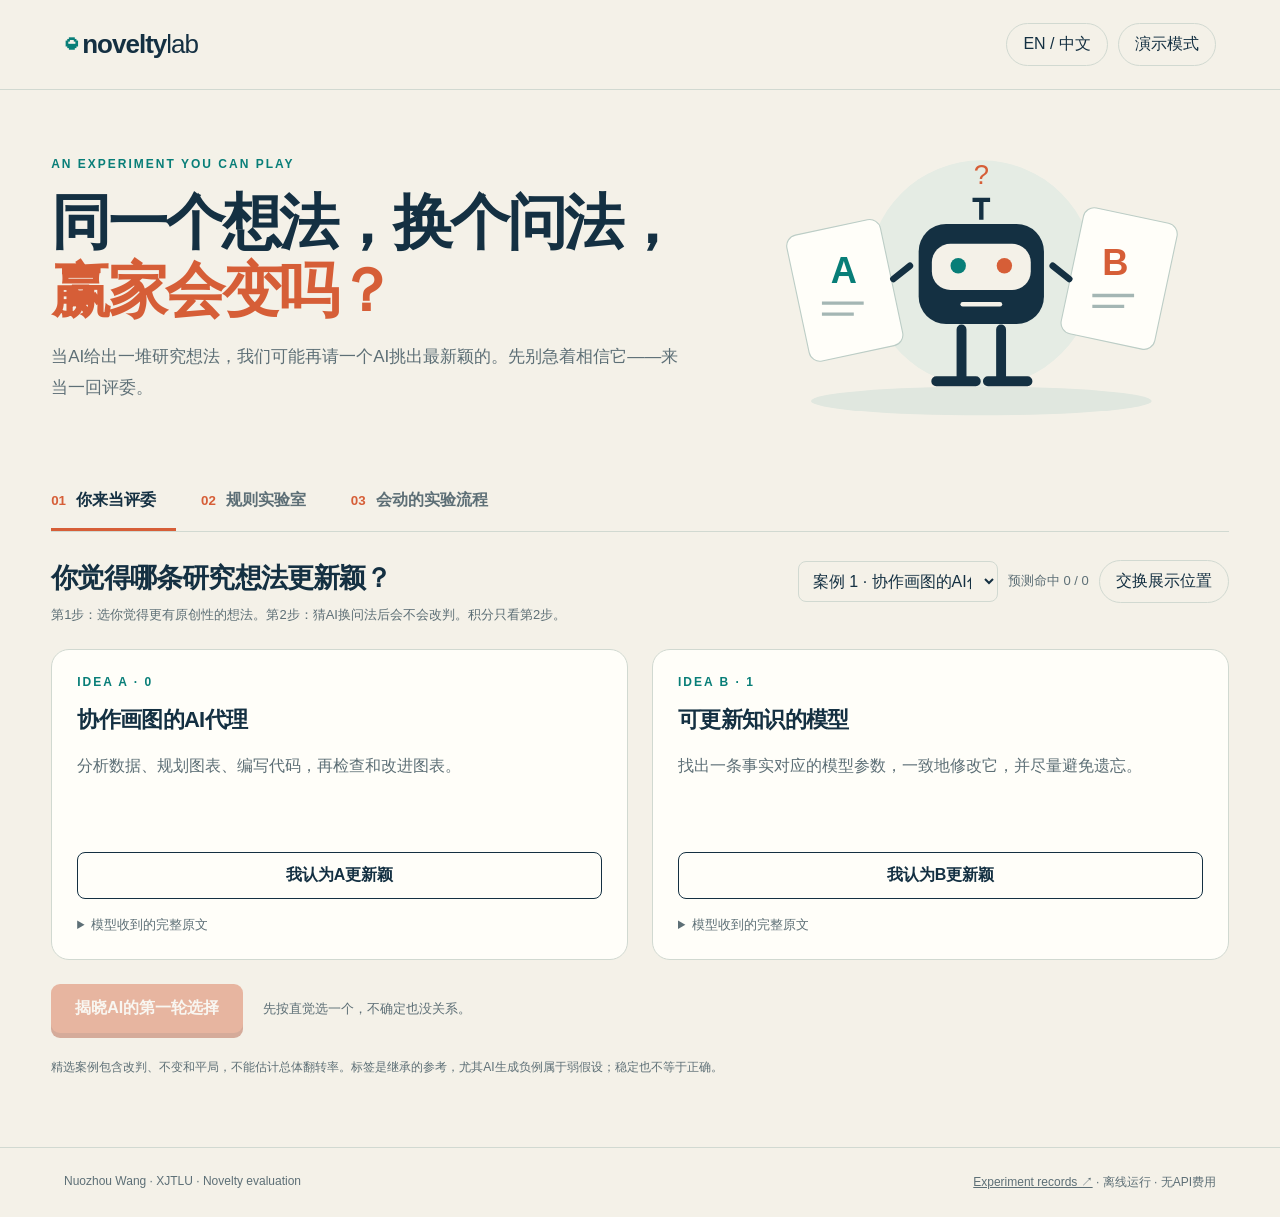
<file: docs/index.html>
<!doctype html><html lang="zh-CN"><head><meta charset="utf-8"><meta name="viewport" content="width=device-width,initial-scale=1"><meta name="description" content="Play the novelty judge, replay real DeepSeek votes, and explore the evaluation pipeline."><title>Novelty Lab · 新颖性评委实验室</title><style>:root{--bg:#f4f1e8;--ink:#143042;--teal:#087e78;--orange:#d65e37;--muted:#5d6f76;--line:#d1d9d1;--white:#fffef9}*{box-sizing:border-box}body{margin:0;background:var(--bg);color:var(--ink);font-family:Inter,"Segoe UI","Microsoft YaHei",sans-serif}button,select{font:inherit;color:inherit}button{cursor:pointer}button:disabled{opacity:.4;cursor:default}button:focus-visible,summary:focus-visible,select:focus-visible{outline:3px solid var(--orange);outline-offset:4px}header{padding:23px 5vw;display:flex;align-items:center;justify-content:space-between;border-bottom:1px solid var(--line)}.brand{font-size:26px;font-weight:800;letter-spacing:-1px}.brand span{font-weight:400}.brand b{color:var(--teal)}.actions{display:flex;gap:10px;flex-wrap:wrap}.quiet{background:transparent;border:1px solid var(--line);border-radius:24px;padding:10px 16px}main{max-width:1280px;margin:auto;padding:0 4vw 50px}.hero{display:grid;grid-template-columns:1.3fr 1fr;gap:40px;align-items:center;padding:45px 0 30px}.eyebrow{font-size:12px;letter-spacing:2px;font-weight:700;color:var(--teal)}h1{font-size:clamp(36px,4.7vw,64px);letter-spacing:-.05em;line-height:1.12;margin:18px 0}h1 em{font-style:normal;color:var(--orange)}.lead{font-size:17px;line-height:1.8;color:var(--muted);max-width:660px}.hero svg{width:100%;height:auto}.float{animation:float 6s ease-in-out infinite}@keyframes float{50%{transform:translateY(-8px)}}nav{display:flex;flex-wrap:wrap;border-bottom:1px solid var(--line);margin-bottom:28px}nav button{border:0;border-bottom:3px solid transparent;background:none;padding:17px 20px 17px 0;margin-right:25px;color:var(--muted);font-weight:650}nav button.active{border-color:var(--orange);color:var(--ink)}nav small{color:var(--orange);margin-right:10px}.head{display:flex;justify-content:space-between;gap:20px;align-items:flex-start;margin-bottom:23px}h2{font-size:27px;letter-spacing:-.03em;line-height:1.35;margin:0 0 8px}.sub,.note{font-size:13px;line-height:1.7;color:var(--muted);margin:0}.note{font-size:12px;margin:20px 0}.controls{display:flex;gap:10px;align-items:center;flex-wrap:wrap}select{padding:10px;background:transparent;border:1px solid var(--line);border-radius:8px;max-width:200px}.counter{color:var(--muted);font-size:13px}.pair{display:grid;grid-template-columns:1fr 1fr;gap:24px}.idea{border:1px solid var(--line);background:var(--white);border-radius:18px;padding:25px;transition:border-color .2s}.idea.selected{border:2px solid var(--teal);padding:24px}.letter{font-size:12px;letter-spacing:2px;font-weight:750;color:var(--teal)}h3{font-size:22px;line-height:1.4;letter-spacing:-.03em;margin:16px 0 10px}.brief{color:var(--muted);line-height:1.7;font-size:16px;min-height:80px;margin-bottom:20px}.choose{border:1px solid var(--ink);background:none;border-radius:8px;padding:12px;width:100%;font-weight:600}.selected .choose{background:var(--ink);color:var(--white)}details{color:var(--muted);font-size:13px;margin-top:17px}summary{cursor:pointer}.full{font-size:14px;line-height:1.7}.game-action{display:flex;gap:20px;align-items:center;flex-wrap:wrap;margin:24px 0}.primary{border:0;border-radius:9px;background:var(--orange);color:white;font-weight:700;padding:14px 24px;box-shadow:0 5px 0 #a94527}.primary:active{transform:translateY(2px);box-shadow:0 3px 0 #a94527}.hint{font-size:13px;color:var(--muted)}.result{padding:25px 28px;background:#e5ede6;border-radius:17px;margin-bottom:20px}.row{display:flex;gap:20px;align-items:center;justify-content:space-between;flex-wrap:wrap}.question{font-size:14px;color:var(--muted);line-height:1.7;margin-bottom:14px}.verdict{font-size:26px;letter-spacing:-.03em;font-weight:750}.votes{display:flex;gap:7px;flex-wrap:wrap}.vote{width:34px;height:38px;border-radius:7px;display:grid;place-items:center;color:white;background:var(--ink);animation:pop .35s both;animation-delay:calc(var(--i)*65ms)}.vote.b{background:var(--orange)}@keyframes pop{from{opacity:0;transform:translateY(8px)}to{opacity:1;transform:none}}.predict{border-top:1px solid #c3d2c8;margin-top:22px;padding-top:15px}.guess{border:1px solid var(--ink);border-radius:8px;padding:10px 15px;background:transparent;margin:0 8px 8px 0}.feedback{font-size:20px;font-weight:700;line-height:1.5;margin-top:20px}.explain{font-size:14px;line-height:1.8;color:var(--muted);margin:14px 0}.barrow{display:flex;gap:15px;align-items:center;font-size:14px;margin-top:13px}.track{height:13px;border-radius:10px;background:#c9d6cd;flex:1;overflow:hidden}.fill{height:100%;background:var(--teal);transition:width .5s}.lab-grid{display:grid;grid-template-columns:300px 1fr;gap:30px}.settings{display:grid;gap:10px;align-content:start}.rule{text-align:left;padding:18px;border:1px solid var(--line);border-radius:12px;background:none}.rule.active{border-color:var(--teal);background:#e5ede6}.rule strong{display:block;margin-bottom:7px;font-size:17px}.rule span{font-size:13px;line-height:1.5;color:var(--muted)}.lab-box{background:var(--white);border:1px solid var(--line);border-radius:18px;padding:28px}.big{font-size:58px;letter-spacing:-.05em;font-weight:750;color:var(--teal);margin:20px 0 5px}.chart{display:flex;gap:25px;align-items:flex-end;height:160px;border-bottom:1px solid var(--line);margin:50px 0 40px;padding:0 10px}.col{flex:1;background:var(--teal);border-radius:7px 7px 0 0;position:relative;transition:height .6s}.col:nth-child(2){background:var(--orange)}.col:nth-child(3){background:var(--ink)}.col strong{position:absolute;top:-28px;width:100%;text-align:center;font-size:14px}.col small{position:absolute;bottom:-25px;width:100%;text-align:center;color:var(--muted);font-size:12px}.modes{display:flex;gap:8px;flex-wrap:wrap;margin-bottom:20px}.modes button{background:none;border:1px solid var(--line);border-radius:25px;padding:10px 17px}.modes .active{background:var(--ink);color:white;border-color:var(--ink)}.flowbox{padding:18px;background:var(--white);border:1px solid var(--line);border-radius:18px}.flowbox svg{display:block;width:100%;height:auto}.flow-controls{margin:20px 0;display:flex;gap:10px;align-items:center;flex-wrap:wrap}.detail{font-size:17px;line-height:1.8;color:var(--muted);min-height:65px}.present .hero{display:none}.present header{padding:15px 5vw}.present main{padding-top:15px}footer{padding:26px 5vw;border-top:1px solid var(--line);font-size:12px;color:var(--muted);display:flex;justify-content:space-between;gap:20px;flex-wrap:wrap}footer a{color:inherit}[hidden]{display:none!important}@media(max-width:760px){header{padding:18px 5vw}.brand{font-size:22px}.actions button{font-size:12px;padding:8px 12px}.hero{grid-template-columns:1fr;padding-top:28px}.hero svg{display:none}h1{font-size:42px}.head{flex-direction:column}.pair,.lab-grid{grid-template-columns:1fr}.brief{min-height:0}.settings{grid-template-columns:1fr 1fr}.rule{padding:12px}.flowbox{padding:4px}.flowbox svg{min-height:200px}nav button{font-size:13px;margin-right:10px}.vote{width:29px;height:33px}.result{padding:20px}.big{font-size:45px}}@media(prefers-reduced-motion:reduce){*,*::before,*::after{animation:none!important;transition:none!important}}
</style></head><body><header><div class="brand"><b>◒</b> novelty<span>lab</span></div><div class="actions"><button class="quiet" id="lang">EN / 中文</button><button class="quiet" id="present" data-zh="演示模式" data-en="Presentation mode">演示模式</button></div></header><main><section class="hero"><div><div class="eyebrow">AN EXPERIMENT YOU CAN PLAY</div><h1><span data-zh="同一个想法，换个问法，" data-en="Same ideas. New question.">同一个想法，换个问法，</span><em data-zh="赢家会变吗？" data-en="A different winner?">赢家会变吗？</em></h1><p class="lead" data-zh="当AI给出一堆研究想法，我们可能再请一个AI挑出最新颖的。先别急着相信它——来当一回评委。" data-en="An AI generates research ideas. Another chooses the most novel. Before trusting that reviewer, try being the judge yourself."></p></div><svg viewBox="0 0 450 280" aria-hidden="true"><ellipse cx="225" cy="242" rx="155" ry="13" fill="#e0e7df"/><circle cx="225" cy="126" r="103" fill="#e5ece4"/><g class="float"><rect x="57" y="83" width="87" height="117" rx="10" fill="#fffef9" stroke="#bccdc6" transform="rotate(-12 100 140)"/><text x="88" y="135" font-size="33" fill="#087e78" font-family="Arial" font-weight="bold">A</text><path d="M80 153h38m-38 10h29" stroke="#a4b6b4" stroke-width="3"/><rect x="307" y="72" width="87" height="117" rx="10" fill="#fffef9" stroke="#bccdc6" transform="rotate(12 350 130)"/><text x="335" y="127" font-size="33" fill="#d65e37" font-family="Arial" font-weight="bold">B</text><path d="M326 146h38m-38 10h29" stroke="#a4b6b4" stroke-width="3"/></g><path d="M225 77v-18m-8 0h16" stroke="#143042" stroke-width="4"/><rect x="168" y="81" width="114" height="91" rx="25" fill="#143042"/><rect x="180" y="99" width="90" height="42" rx="17" fill="#f4f1e8"/><circle cx="204" cy="119" r="7" fill="#087e78"/><circle cx="246" cy="119" r="7" fill="#d65e37"/><path d="M208 154h34" stroke="#f4f1e8" stroke-width="4" stroke-linecap="round"/><path d="M207 177v44m36-44v44m-59 3h36m11 0h36" stroke="#143042" stroke-width="9" stroke-linecap="round"/><path d="M160 119l-15 12m145-12 15 12" stroke="#143042" stroke-width="6" stroke-linecap="round"/><text x="225" y="45" font-family="Arial" font-size="25" fill="#d65e37" text-anchor="middle">?</text></svg></section><nav aria-label="Sections"><button class="active" data-tab="game" aria-selected="true"><small>01</small><span data-zh="你来当评委" data-en="Be the judge"></span></button><button data-tab="lab" aria-selected="false"><small>02</small><span data-zh="规则实验室" data-en="Rule laboratory"></span></button><button data-tab="flow" aria-selected="false"><small>03</small><span data-zh="会动的实验流程" data-en="The research flow"></span></button></nav>
<section id="game"><div class="head"><div><h2 data-zh="你觉得哪条研究想法更新颖？" data-en="Which research idea do you think is more novel?"></h2><p class="sub" data-zh="第1步：选你觉得更有原创性的想法。第2步：猜AI换问法后会不会改判。积分只看第2步。" data-en="Step1: choose the idea you find more original. Step2: predict what the AI does after rewording. Only step2 is scored."></p></div><div class="controls"><select id="case" aria-label="Case"></select><span id="score" class="counter"></span><button class="quiet" id="swap" data-zh="交换展示位置" data-en="Swap cards"></button></div></div><div class="pair" id="pair"><article class="idea" id="idea-a"><div class="letter">IDEA A · 0</div><h3 id="title-a"></h3><p class="brief" id="brief-a"></p><button class="choose" id="choose-a" data-zh="我认为A更新颖" data-en="I think A is more novel"></button><details><summary data-zh="模型收到的完整原文" data-en="Full original input"></summary><p class="full" id="full-a"></p></details></article><article class="idea" id="idea-b"><div class="letter">IDEA B · 1</div><h3 id="title-b"></h3><p class="brief" id="brief-b"></p><button class="choose" id="choose-b" data-zh="我认为B更新颖" data-en="I think B is more novel"></button><details><summary data-zh="模型收到的完整原文" data-en="Full original input"></summary><p class="full" id="full-b"></p></details></article></div><div class="game-action"><button class="primary" id="reveal" disabled data-zh="揭晓AI的第一轮选择" data-en="Reveal the first decision"></button><span class="hint" id="hint"></span></div><div class="result" id="result" hidden aria-live="polite"><div class="question" id="q3"></div><div class="row"><div class="verdict" id="v3"></div><div class="votes" id="votes3"></div></div><div class="predict" id="predict"><p data-zh="换成直接问“哪条新颖”，AI会怎样？" data-en="If we now ask directly which idea is novel, what happens?"></p><button class="guess" data-guess="same" data-zh="同一个赢家" data-en="Same winner"></button><button class="guess" data-guess="flip" data-zh="换一个赢家" data-en="Different winner"></button><button class="guess" data-guess="tie" data-zh="至少一轮平局" data-en="A tie in either round"></button></div><div id="second" hidden><div class="question" id="q4" style="margin-top:25px"></div><div class="row"><div class="verdict" id="v4"></div><div class="votes" id="votes4"></div></div><div id="bars"></div><div class="feedback" id="feedback"></div><p class="explain" id="explain"></p><div class="controls"><button class="quiet" id="next" data-zh="下一个真实案例 →" data-en="Next real case →"></button><button class="quiet" id="reset" data-zh="重玩本案例" data-en="Replay this case"></button></div></div></div><p class="note" data-zh="精选案例包含改判、不变和平局，不能估计总体翻转率。标签是继承的参考，尤其AI生成负例属于弱假设；稳定也不等于正确。" data-en="Selected cases include stable, changed and tied decisions, not a population flip-rate estimate. Inherited labels are imperfect, especially for generated negatives. Stability does not imply correctness."></p></section>
<section id="lab" hidden><div class="head"><div><h2 data-zh="只改一条规则，看看结果怎么变。" data-en="Change one rule. Inspect the result."></h2><p class="sub" data-zh="已经完成的真实实验数据，没有调用新模型。" data-en="Completed experiment data, without new model calls."></p></div></div><div class="lab-grid"><div class="settings"><button class="rule active" data-rule="prompt"><strong data-zh="换提问方式" data-en="Change the question"></strong><span data-zh="相同154对想法，不同提示词。" data-en="Same154 pairs, different instructions."></span></button><button class="rule" data-rule="votes"><strong data-zh="重复投票" data-en="Repeat the vote"></strong><span data-zh="每种顺序1票或3票。" data-en="One or three votes per order."></span></button><button class="rule" data-rule="format"><strong data-zh="换成研究计划" data-en="Use a research plan"></strong><span data-zh="摘要，或目标＋机制。" data-en="Abstract versus goal + mechanism."></span></button><button class="rule" data-rule="source"><strong data-zh="换想法生成器" data-en="Change the idea generator"></strong><span data-zh="DeepSeek评委不变。" data-en="DeepSeek remains the judge."></span></button></div><div class="lab-box"><div class="eyebrow" data-zh="已完成实验 · 真实数据" data-en="COMPLETED EXPERIMENT · REAL DATA"></div><div class="big" id="number"></div><div class="sub" id="number-label"></div><div class="chart" id="chart"></div><h3 id="takeaway"></h3><p class="explain" id="lab-explain"></p></div></div><p class="note" data-zh="纵轴：成对判决与基准的一致率，平局计0。P3预测评审判断，P4直接判断新颖性，框架与目标也有区别。" data-en="Pairwise agreement with benchmark labels; ties score zero. P3 predicts reviewers’ judgments, while P4 assesses novelty directly, so framing and target differ."></p></section>
<section id="flow" hidden><div class="head"><div><h2 data-zh="把研究过程连起来。" data-en="See how the research fits together."></h2><p class="sub" data-zh="点击节点，或者逐步播放。可下载SVG用于PPT。" data-en="Select a node or step through. Download SVG diagrams for slides."></p></div></div><div class="modes"><button class="active" data-flow="study" data-zh="原文受控实验" data-en="Controlled study"></button><button data-flow="application" data-zh="AI科研中用在哪里" data-en="Use in AI research"></button><button data-flow="future" data-zh="我的后续研究设想" data-en="My proposed study"></button></div><div class="flowbox" id="flowbox"></div><div class="flow-controls"><button class="primary" id="flow-next" data-zh="下一步" data-en="Next step"></button><button class="quiet" id="play" data-zh="自动播放" data-en="Auto play"></button><button class="quiet" id="flow-reset" data-zh="回到起点" data-en="Start again"></button><button class="quiet" id="download" data-zh="下载流程图SVG" data-en="Download SVG"></button><span id="step-count" class="counter"></span></div><p class="detail" id="detail" aria-live="polite"></p></section></main><footer><span>Nuozhou Wang · XJTLU · Novelty evaluation</span><span><a href="https://github.com/Viego051115/novelty-eval-replication" target="_blank" rel="noopener">Experiment records ↗</a> · <span data-zh="离线运行 · 无API费用" data-en="Runs offline · No API charges"></span></span></footer><script>const DATA={"cases": [{"row": 1, "id": "1", "a": {"brief": ["协作画图的AI代理", "分析数据、规划图表、编写代码，再检查和改进图表。", "Collaborative chart agents", "Inspect data, plan a chart, write code and refine the visualization."], "full": "Deep research has revolutionized data analysis, yet data scientists still devote substantial time to manually crafting visualizations, highlighting the need for robust automation from natural language queries. However, current systems struggle with complex datasets containing multiple files and iterative refinement. Existing approaches, including simple single- or multi-agent systems, often oversimplify the task, focusing on initial query parsing while failing to robustly manage data complexity, code errors, or final visualization quality. In this paper, we reframe this challenge as a collaborative multi-agent problem. We introduce CoDA, a multi-agent system that employs specialized LLM agents for metadata analysis, task planning, code generation, and self-reflection. We formalize this pipeline, demonstrating how metadata-focused analysis bypasses token limits and quality-driven refinement ensures robustness. This work demonstrates that the future of visualization automation lies not in isolated code generation but in integrated, collaborative agentic workflows.", "title": "CoDA: Agentic Systems for Collaborative Data Visualization"}, "b": {"brief": ["可更新知识的模型", "找出一条事实对应的模型参数，一致地修改它，并尽量避免遗忘。", "Editable model knowledge", "Trace the weights behind a fact and edit knowledge consistently without forgetting."], "full": "Foundation models encode vast knowledge within their parameters, yet they remain fundamentally static artifacts that cannot efficiently adapt to new information, correct outdated facts, or refine erroneous beliefs without costly retraining. We introduce Neural Knowledge Substrates, a framework that reimagines foundation model weights as dynamically editable knowledge repositories with principled update mechanisms. Our approach combines three key components: (1) a causal tracing methodology that identifies minimal parameter subsets responsible for specific factual or reasoning behaviors, (2) a consistency-preserving editing operator that performs targeted weight updates while maintaining logical coherence across related knowledge, and (3) a meta-learning protocol that enables models to learn how to assimilate new information without catastrophic forgetting. Unlike existing model editing techniques that treat updates as isolated interventions, our framework enforces compositional consistency constraints and propagates changes through knowledge dependency graphs. This enables foundation models to evolve continuously, incorporating new discoveries, correcting misinformation, and refining their world models while preserving their general capabilities—transforming them from static artifacts into living knowledge systems.", "title": "LLM-foundation or frontier models, including LLMs-12"}, "expected": 0, "p3": {"i": 1, "pred": 0, "votes": [0, 0, 0, 1, 0, 0], "expected": 0}, "p4": {"i": 1, "pred": 1, "votes": [1, 1, 1, 0, 0, 0], "expected": 0}}, {"row": 2, "id": "2", "a": {"brief": ["为长文本节省显存", "利用注意力中的频率信息判断哪些词最重要，只保留关键内容。", "Memory-efficient long context", "Use frequency information in attention to identify and retain important tokens."], "full": "The deployment of Large Language Models (LLMs) faces a critical bottleneck when handling lengthy inputs: the prohibitive memory footprint of the Key Value (KV) cache. To address this bottleneck, the token pruning paradigm leverages attention sparsity to selectively retain a small, critical subset of tokens. However, existing approaches fall short, with static methods risking irreversible information loss and dynamic strategies employing heuristics that insufficiently capture the query-dependent nature of token importance. We propose FASA, a novel framework that achieves query-aware token eviction by dynamically predicting token importance. FASA stems from a novel insight into RoPE: the discovery of functional sparsity at the frequency-chunk (FC) level. Our key finding is that a small, identifiable subset of \"dominant\" FCs consistently exhibits high contextual agreement with the full attention head. This provides a robust and computationally free proxy for identifying salient tokens. Building on this insight, FASA first identifies a critical set of tokens using dominant FCs, and then performs focused attention computation solely on this pruned subset.", "title": "FASA: FREQUENCY-AWARE SPARSE ATTENTION"}, "b": {"brief": ["有选择地学习新知识", "学习哪些模型部件可以更新，哪些应保持稳定，以吸收新信息。", "Selective knowledge updates", "Learn which model components should change and which should stay stable."], "full": "Foundation models excel at leveraging pre-trained knowledge but struggle to incorporate new information after deployment without costly retraining or architectural modifications. We introduce Selective Neuroplasticity Networks (SNNs), a framework that enables large language models to dynamically assimilate streaming information while preserving their foundational capabilities. Our approach learns a meta-policy that identifies which model components—specific attention heads, feed-forward layers, or parameter subspaces—should adapt to new knowledge versus remain stable. By modeling knowledge integration as a routing problem within the transformer architecture, SNNs create dedicated pathways for new information that minimally interfere with existing representations. The meta-policy is trained via bi-level optimization to maximize both knowledge retention and integration across diverse continual learning scenarios. Unlike retrieval-augmented generation, which maintains external memory, our method internalizes new knowledge directly into model weights through selective, localized updates. This enables foundation models to evolve continuously in deployment, adapting to temporal shifts, user-specific contexts, and private data streams while maintaining their broad pre-trained capabilities across standard benchmarks.", "title": "LLM-foundation or frontier models, including LLMs-14"}, "expected": 0, "p3": {"i": 2, "pred": 0, "votes": [0, 0, 0, 0, 0, 1], "expected": 0}, "p4": {"i": 2, "pred": 0, "votes": [0, 0, 0, 0, 0, 1], "expected": 0}}, {"row": 0, "id": "0", "a": {"brief": ["按词的重要性调整训练", "结合梯度和位置先验加权训练，再让模型更接近人类偏好的回答。", "Token-weighted preference training", "Weight tokens using gradient attribution and a prior, then optimize toward preferred answers."], "full": "Aligning Large Language Models (LLMs) with human preferences is crucial for safe and effective AI interactions. While popular methods like Direct Preference Optimization (DPO) have simplified alignment, they remain sensitive to data noise and overlook the differential importance of individual tokens. Existing token-level approaches often rely on probability prediction or simplistic weighting schemes to obtain token importance, which still cannot fully address these issues. To solve this problem, we propose the Token-Importance Guided Direct Preference Optimization (TI-DPO), a framework that achieves fine-grained semantic control through two synergistic innovations. First, we propose a novel hybrid weighting mechanism that combines gradient attribution with a Gaussian prior, ensuring both the accuracy and robustness of token importance scores. Second, we employ a triplet loss to provide structured guidance for the optimization, explicitly guiding model outputs to approach preferred responses and diverge from non-preferred ones.", "title": "Token-Importance Guided Direct Preference Optimization"}, "b": {"brief": ["带时间标签的知识模块", "用轻量适配模块存放不同时段的知识，再动态选择和组合这些模块。", "Time-indexed knowledge modules", "Store new knowledge in lightweight time-indexed adapters and compose them dynamically."], "full": "Foundation models exhibit remarkable capabilities but remain static after pretraining, unable to efficiently incorporate emerging knowledge without expensive retraining or catastrophic forgetting. We introduce Temporal Knowledge Anchoring (TKA), a framework that enables continual knowledge integration in large language models through geometrically-constrained adapter composition. TKA maintains a library of lightweight, temporally-indexed adapter modules, each encoding knowledge from specific time periods or domains. During inference, relevant adapters are dynamically selected and composed using a learned routing mechanism that balances new information integration with preservation of foundational capabilities. The key innovation lies in our geometric anchoring loss, which constrains adapter parameters to lie within specific regions of weight space that provably bound interference with pre-existing knowledge. This allows models to accumulate knowledge over time while maintaining backward compatibility. Unlike retrieval-augmented approaches, TKA internalizes knowledge updates directly into model parameters, enabling efficient inference without external databases. The framework supports both supervised updates from curated sources and self-supervised learning from streaming data, offering a path toward truly evolving foundation models.", "title": "LLM-foundation or frontier models, including LLMs-11"}, "expected": 0, "p3": {"i": 0, "pred": 1, "votes": [1, 1, 1, 0, 0, 0], "expected": 0}, "p4": {"i": 0, "pred": 1, "votes": [1, 0, 1, 0, 0, 0], "expected": 0}}, {"row": 11, "id": "12", "a": {"brief": ["阻止错误在AI之间滚雪球", "传递关键视觉信息并调整注意力，减少一个代理看错后影响其他代理。", "Stop errors spreading across agents", "Relay selected visual evidence and reallocate attention to reduce cascading hallucinations."], "full": "Multi-Agent System (MAS) powered by Visual Language Models (VLMs) enables challenging tasks but suffers from a novel failure term, multi-agent visual hallucination snowballing, where hallucinations are seeded in a single agent and amplified by following ones due to the over-reliance on textual flow to relay visual information. Through turn-, layer-, and token-wise attention analyses, we provide detailed insights into the essence of hallucination snowballing regarding the reduction of visual attention allocation. It leads us to identify a subset of vision tokens with a unimodal attention peak in middle layers that best preserve visual evidence but gradually diminish in deeper agent turns, resulting in the visual hallucination snowballing in MAS. Thus, we propose ViF, a lightweight, model-agnostic mitigation paradigm that relays inter-agent messages with Visual Flow powered by the selected visual relay tokens and applies attention reallocation to amplify this pattern.", "title": "Visual Multi-Agent System: Mitigating Hallucination Snowballing via Visual Flow"}, "b": {"brief": ["让模型学出符号推理", "加入可微分瓶颈，让模型自行形成可组合的符号单元。", "Emergent symbolic reasoning", "Use a differentiable bottleneck to encourage reusable symbolic reasoning primitives."], "full": "We propose Neural Symbolic Emergence (NSE), a novel architecture that enables large language models to learn compositional symbolic reasoning capabilities through emergent internal representations. Rather than imposing predefined symbolic structures, NSE introduces a differentiable bottleneck layer that encourages the model to self-organize discrete, reusable symbolic primitives during standard pretraining. These learned symbols can be dynamically composed and manipulated through attention-based operations that mirror classical symbolic reasoning while remaining fully integrated within the neural framework. The architecture combines continuous representation learning with discrete bottleneck constraints, allowing symbols to emerge naturally from data patterns rather than human specification. By maintaining end-to-end differentiability, NSE preserves the scalability and flexibility of foundation models while enhancing systematic generalization on tasks requiring multi-hop reasoning, logical consistency, and compositional understanding. This approach bridges neural and symbolic paradigms without requiring explicit symbolic supervision, offering a path toward more robust and interpretable reasoning in future foundation models.", "title": "LLM-foundation or frontier models, including LLMs-7"}, "expected": 0, "p3": {"i": 11, "pred": 0, "votes": [0, 0, 0, 1, 1, 1], "expected": 0}, "p4": {"i": 11, "pred": null, "votes": [0, 1, 0, 0, 0, 1], "expected": 0}}, {"row": 6, "id": "6", "a": {"brief": ["检查强化训练是否让AI过早冒险", "比较不同训练方法，发现平均表现提高也可能伴随过早放弃探索。", "When training makes agents too greedy", "Study how training can improve average performance while making agents abandon exploration too early."], "full": "While Large Language Models (LLMs) hold promise to become autonomous agents, they often explore suboptimally in sequential decision-making. Recent work has sought to enhance this capability via supervised fine-tuning (SFT) or reinforcement learning (RL), improving regret on the classic multi-armed bandit task. However, it remains unclear how these learning methods shape exploration strategies and how well they generalize. We investigate both paradigms by training LLMs with SFT on expert trajectories and RL with a range of tailored reward signals including a strategic, regret-shaped reward to reduce variance, and an algorithmic reward that enables oracle imitation. Behavioral analysis reveals that gains often stem from more sophisticated but greedier exploitation: RL/SFT agents are more prone to early catastrophic failure than pre-trained models, prematurely abandoning exploration. Furthermore, agents trained to imitate UCB learn to outperform their teacher by adopting more exploitative variants. Our findings clarify when each training paradigm is preferable and advocate tailored reward design and evaluation beyond average regret to promote robust exploratory behavior.", "title": "When Greedy Wins: Emergent Exploitation Bias in Meta-Bandit LLM Training"}, "b": {"brief": ["给模型可组合的推理部件", "通过对比训练、干预和路由，让模型组合可复用的推理操作。", "Composable reasoning components", "Combine contrastive training, interventions and routing to learn reusable reasoning operations."], "full": "Foundation models demonstrate impressive capabilities yet lack interpretable, compositional reasoning structures. We propose Modular Reasoning Primitives (MRP), a framework for training large language models to develop explicit, reusable reasoning components that can be flexibly composed across diverse cognitive tasks. Rather than learning monolithic task-specific behaviors, MRP introduces architectural constraints and specialized pre-training objectives that encourage the emergence of atomic reasoning operations—such as deductive inference, analogical mapping, and causal attribution—as discrete, steerable modules within the model's computation graph. Our approach combines contrastive learning over reasoning traces, intervention-based training that isolates individual reasoning steps, and a routing mechanism that dynamically selects and chains appropriate primitives for each query. This modular structure enables systematic generalization to novel reasoning compositions, provides interpretable intermediate states for analysis and debugging, and allows targeted improvement of specific reasoning capabilities without full model retraining. MRP represents a step toward foundation models with human-aligned cognitive architectures.", "title": "LLM-foundation or frontier models, including LLMs-2"}, "expected": 0, "p3": {"i": 6, "pred": 0, "votes": [0, 0, 0, 0, 0, 1], "expected": 0}, "p4": {"i": 6, "pred": 1, "votes": [1, 1, 1, 0, 0, 0], "expected": 0}}, {"row": 4, "id": "4", "a": {"brief": ["小模型也能学推理", "筛选和重采样高质量训练数据，探索较小模型与较少数据能否形成推理能力。", "Reasoning with smaller models", "Curate and resample high-quality data to study reasoning in sub-billion-parameter models."], "full": "The paradigm shift in large language models (LLMs) from instinctive responses to chain-of-thought (CoT) reasoning has fueled two prevailing assumptions: (1) reasoning capabilities only emerge in sufficiently large models, and (2) such capabilities require training on massive datasets. While the first assumption has already been challenged by recent sub-billion-parameter reasoning models such as Qwen3-0.6B and DeepSeek distilled variants, the second remains largely unquestioned. In this work, we revisit the necessity of scaling to extremely large corpora (>10T tokens) for reasoning emergence. By carefully curating and resampling open-source datasets that we identify as beneficial under our designed metrics, we demonstrate that strong reasoning abilities can emerge with far less data. Specifically, we show that only ~2T tokens of high-quality data are sufficient, and pre-training with 4.2T tokens on the dataset resampled from these ~2T tokens, followed by an established post-training procedure, enables the development of MobileLLM-R1, a series of sub-billion-parameter reasoning models. To facilitate further research in this direction, we have made the models and code publicly available, along with the complete training recipe, data sources, and data mixing ratios.", "title": "MobileLLM-R1: Exploring the Limits of Sub-Billion Language Model Reasoners with Open Training Recipes"}, "b": {"brief": ["给模型嫁接知识", "添加可独立组合的小模块，让模型吸收新知识而不必整体重训。", "Grafting new knowledge", "Compose lightweight knowledge-update modules rather than retraining the entire model."], "full": "Foundation models require frequent updates to incorporate new knowledge, correct errors, and adapt to evolving domains, yet full-scale retraining remains computationally prohibitive. We introduce Compositional Model Grafting, a framework that enables surgical updates to foundation models through dynamically composable knowledge modules. Rather than fine-tuning monolithic parameters, our approach learns lightweight graft modules—small neural components encoding specific knowledge updates—alongside a compositional router that learns to invoke and combine grafts based on input context. The router employs a structured attention mechanism over a library of grafts, enabling systematic generalization through explicit composition of atomic knowledge units. Grafts can be added, removed, or modified independently without affecting the base model or other modules, preventing catastrophic forgetting while supporting continuous knowledge injection. This modular architecture naturally handles conflicting updates through learned routing policies and enables interpretable attribution of model outputs to specific knowledge sources, addressing key challenges in foundation model maintenance and governance.", "title": "LLM-foundation or frontier models, including LLMs-10"}, "expected": 0, "p3": {"i": 4, "pred": 1, "votes": [1, 1, 0, 0, 1, 0], "expected": 0}, "p4": {"i": 4, "pred": 1, "votes": [1, 0, 1, 0, 0, 0], "expected": 0}}, {"row": 5, "id": "5", "a": {"brief": ["一边学词一边学概念", "在预测下一个词的同时，预测连续概念，并把概念混入内部表示。", "Learning tokens and concepts", "Combine next-token prediction with continuous concepts mixed into hidden representations."], "full": "Next token prediction has been the standard training objective used in large language model pretraining. Representations are learned as a result of optimizing for token-level perplexity. We propose Continuous Concept Mixing (CoCoMix), a novel pretraining framework that combines discrete next token prediction with continuous concepts. Specifically, CoCoMix predicts \"continuous concepts\" learned from a pretrained sparse autoencoder and mixes them into the model's hidden state by interleaving with token hidden representations. We find that combining both concept learning and interleaving in an end-to-end framework is critical to performance gains. Furthermore, CoCoMix enhances interpretability and steerability by allowing direct inspection and modification of the predicted concept, offering a transparent way to guide the model's internal reasoning process.", "title": "LLM Pretraining with Continuous Concepts"}, "b": {"brief": ["给模型符号草稿纸", "让模型在推理时建立知识图谱、约束或逻辑结构，辅助可检查的推理。", "A symbolic scratchpad", "Construct symbolic structures such as graphs and constraints during reasoning."], "full": "We introduce Neurosymbolic Scaffolding, a framework that augments foundation models with the ability to dynamically construct and reason over explicit symbolic structures during inference. While large language models excel at pattern recognition and generation, they struggle with tasks requiring verifiable logical reasoning, systematic composition, and adherence to formal constraints. Our approach addresses this by introducing a lightweight learned module that enables models to externalize intermediate reasoning steps into structured symbolic representations—including knowledge graphs, constraint satisfaction problems, and logic programs—while maintaining end-to-end differentiability. The symbolic scaffold operates as a scratchpad where the model can perform explicit operations guided by learned policies, bridging the gap between neural fluency and symbolic rigor. Through parameter-efficient adaptation, we integrate this capability into pre-trained foundation models without full retraining. This neurosymbolic extension enables provable correctness guarantees, interpretable reasoning traces, and natural incorporation of domain expertise through symbolic constraints, while preserving the models' general-purpose capabilities and scaling properties. Our framework opens new possibilities for trustworthy AI systems that combine the flexibility of neural networks with the verifiability of symbolic reasoning.", "title": "LLM-foundation or frontier models, including LLMs-4"}, "expected": 0, "p3": {"i": 5, "pred": 0, "votes": [0, 0, 0, 1, 1, 1], "expected": 0}, "p4": {"i": 5, "pred": 0, "votes": [0, 0, 0, 1, 1, 1], "expected": 0}}, {"row": 7, "id": "7", "a": {"brief": ["让模型边推理边自检", "用生成与验证两条处理流，同时产出推理步骤并检查其中的问题。", "Reasoning with self-checks", "Couple generation and verification streams to check intermediate reasoning."], "full": "We introduce Reflexive Reasoning Networks, a framework that endows large language models with internalized verification capabilities for multi-step reasoning tasks. Rather than relying on external verifiers or outcome-based supervision, our approach trains models to simultaneously generate reasoning traces and evaluate their logical coherence through a dual-stream architecture. A generation stream produces step-by-step solutions while a verification stream assesses intermediate steps for logical consistency, factual accuracy, and relevance. These streams are coupled through a contrastive objective that encourages the model to distinguish valid reasoning paths from subtly flawed alternatives generated through controlled perturbations of its own outputs. Crucially, verification signals emerge from the model's internal representations rather than external labels, enabling sample-efficient learning of metacognitive skills. The framework operates through iterative refinement loops where verification assessments guide selective regeneration of problematic reasoning steps. This approach bridges the gap between current foundation models' generative capabilities and the self-corrective reasoning exhibited by human experts, opening pathways toward more reliable and interpretable AI systems.", "title": "LLM-foundation or frontier models, including LLMs-17"}, "b": {"brief": ["让AI代理按成本交易信息", "把不确定性分成可交换的信息，由协调者决定何时合作更划算。", "A market for agent information", "Coordinate agents by trading structured uncertainty under explicit cost considerations."], "full": "Vision-Language Models (VLMs) enable powerful multi-agent systems, but scaling them is economically unsustainable: coordinating heterogeneous agents under information asymmetry often spirals costs. Existing paradigms, such as Mixture-of-Agents and knowledge-based routers, rely on heuristic proxies that ignore costs and collapse uncertainty structure, leading to provably suboptimal coordination.\nWe introduce Agora, a framework that reframes coordination as a decentralized market for uncertainty. Agora formalizes epistemic uncertainty into a structured, tradable asset (perceptual, semantic, inferential), and enforces profitability-driven trading among agents based on rational economic rules. A market-aware broker, extending Thompson Sampling, initiates collaboration and guides the system toward cost-efficient equilibria. Agora establishes market-based coordination as a principled and scalable paradigm for building economically viable multi-agent visual intelligence systems.", "title": "Why Keep Your Doubts to Yourself? Trading Visual Uncertainties among Vision-Language Models"}, "expected": 1, "p3": {"i": 7, "pred": 1, "votes": [1, 1, 1, 0, 0, 0], "expected": 1}, "p4": {"i": 7, "pred": 1, "votes": [0, 1, 1, 0, 0, 0], "expected": 1}}, {"row": 8, "id": "8", "a": {"brief": ["修正视觉与文字的不平衡", "分析图像与文字特征尺度不一致造成的信息损失，并用归一化层对齐。", "Aligning image and text features", "Analyze scale mismatch between visual and text tokens, then align them with normalization."], "full": "Multimodal Large Language Models (MLLMs), which couple pre-trained vision encoders and language models, have shown remarkable capabilities. However, their reliance on the ubiquitous Pre-Norm architecture introduces a subtle yet critical flaw: a severe norm disparity between the high-norm visual tokens and the low-norm text tokens. In this work, we present a formal theoretical analysis demonstrating that this imbalance is not a static issue. Instead, it induces an \"asymmetric update dynamic\", where high-norm visual tokens exhibit a ''representational inertia,'' causing them to transform semantically much slower than their textual counterparts. This fundamentally impairs effective cross-modal feature fusion. Our empirical validation across a range of mainstream MLLMs confirms that this theoretical dynamic---the persistence of norm disparity and the resulting asymmetric update rates---is a prevalent phenomenon. Based on this insight, we propose a remarkably simple yet effective solution: inserting a single, carefully initialized LayerNorm layer after the visual projector to enforce norm alignment, suggesting that resolving the architectural imbalance leads to a more holistically capable model.", "title": "The Unseen Bias: How Norm Discrepancy in Pre-Norm MLLMs Leads to  Visual  Information Loss"}, "b": {"brief": ["给模型轻量信心模块", "用小适配模块估计模型不知道什么，再辅助拒答和选择生成路径。", "Lightweight uncertainty modules", "Estimate uncertainty with small adapters to support abstention and generation choices."], "full": "Foundation models demonstrate impressive capabilities but lack principled mechanisms for uncertainty quantification, leading to overconfident predictions and hallucinations on out-of-distribution inputs. We introduce Epistemic Adapters, a parameter-efficient framework that retrofits pretrained large language models with explicit uncertainty awareness. Our approach learns lightweight adapter modules that map internal activations to calibrated epistemic uncertainty estimates without modifying the base model weights. During inference, these uncertainty representations enable the model to distinguish between confident knowledge recall, uncertain reasoning, and complete ignorance. The framework supports three key capabilities: selective abstention on high-uncertainty queries, uncertainty-guided beam search that favors lower-entropy generation paths, and active learning mechanisms that identify informative examples for human feedback. By decoupling uncertainty estimation from the primary forward pass, Epistemic Adapters maintain generation quality while providing interpretable confidence scores. This work establishes a foundation for more reliable and transparent deployment of frontier models in high-stakes applications where knowing what the model doesn't know is as critical as what it does.", "title": "LLM-foundation or frontier models, including LLMs-0"}, "expected": 0, "p3": {"i": 8, "pred": 0, "votes": [0, 0, 0, 1, 1, 1], "expected": 0}, "p4": {"i": 8, "pred": 0, "votes": [0, 0, 0, 1, 1, 1], "expected": 0}}, {"row": 10, "id": "11", "a": {"brief": ["让知识有时间通道", "为不同时期的知识建立处理通道，再按问题选择或组合。", "Time-aware knowledge channels", "Route questions through lightweight channels representing different temporal states."], "full": "Large language models struggle with temporal knowledge dynamics, treating information as static despite operating in a world where facts, scientific understanding, and societal contexts continuously evolve. We introduce Temporal Knowledge Channels (TKC), a novel architecture that extends foundation models with parallel processing pathways encoding knowledge at different temporal states. Unlike retrieval-augmented approaches that externalize temporal information, TKC embeds temporal awareness directly into the model's computation graph through learned gating mechanisms that route queries through temporally-appropriate knowledge channels. Each channel maintains a lightweight adapter layer trained on time-stamped corpora, while a temporal reasoning module learns to select and compose information across channels based on explicit or inferred temporal context. This architecture enables models to reason about knowledge evolution, answer counterfactual historical queries, and maintain multiple valid but temporally-distinct world models simultaneously. TKC preserves the general capabilities of the base foundation model while adding structured temporal reasoning, offering a path toward continually-learning systems that understand not just what is true, but when it became true and how knowledge changes over time.", "title": "LLM-foundation or frontier models, including LLMs-3"}, "b": {"brief": ["测量模型用了多少推理", "比较完整模型与浅层预测头的输出差异，分析并调节生成过程。", "Measuring reasoning effort", "Compare full and shallow prediction distributions to measure and steer computation."], "full": "Measuring the in-context computational effort of language models is a key challenge, as metrics like next-token loss fail to capture reasoning complexity. Prior methods based on latent state compressibility can be invasive and unstable. We propose Multiple Token Divergence (MTD), a simple measure of computational effort defined as the KL divergence between a model's full output distribution and that of a shallow, auxiliary prediction head. MTD can be computed directly from pre-trained models with multiple prediction heads, requiring no additional training. Building on this, we introduce Divergence Steering, a novel decoding method to control the computational character of generated text. MTD provides a practical, lightweight tool for analyzing and steering the computational dynamics of language models.", "title": "Multiple Token Divergence: Measuring and Steering In-Context Computation Density"}, "expected": 1, "p3": {"i": 10, "pred": null, "votes": [0, 0, 0, 0, 0, 0], "expected": 1}, "p4": {"i": 10, "pred": 0, "votes": [0, 0, 0, 1, 1, 1], "expected": 1}}, {"row": 12, "id": "13", "a": {"brief": ["从内部轨迹估计不确定性", "观察各层隐藏表示如何变化，用轻量预测器判断回答的不确定性。", "Uncertainty from internal trajectories", "Estimate uncertainty from geometric changes in hidden representations across layers."], "full": "Large language models generate fluent responses even when uncertain, producing hallucinations that undermine trust in high-stakes applications. Existing uncertainty quantification methods rely on expensive ensembles, multiple sampling passes, or external verifiers that scale poorly with model size. We introduce Layerwise Uncertainty Estimation (LUE), a principled framework that exploits the hierarchical representation structure within transformer-based foundation models to estimate epistemic uncertainty at inference time with minimal overhead. Our approach constructs uncertainty signals by analyzing the geometric properties of hidden state trajectories across layers, capturing how semantic refinement and representational consistency evolve during the forward pass. We identify that uncertainty manifests as increased trajectory curvature and reduced cross-layer alignment in regions where the model extrapolates beyond its training distribution. By learning a lightweight uncertainty predictor on these geometric features through self-supervised pretraining on diverse prompts, LUE provides calibrated confidence scores without modifying the base model or requiring labeled uncertainty data, enabling selective abstention and improved reliability in open-domain question answering, medical diagnosis, and code generation scenarios.", "title": "LLM-foundation or frontier models, including LLMs-5"}, "b": {"brief": ["加速记忆型模型训练", "先用分层记忆提高并行训练效率，再通过短暂微调恢复推理表现。", "Faster training for memory models", "Use hierarchical memory for efficient parallel pretraining followed by brief fine-tuning."], "full": "Recurrent neural networks (RNNs) with deep test-time memorization modules, such as Titans and TTT, represent a promising, linearly-scaling paradigm distinct from Transformers. While these expressive models do not yet match the peak performance of state-of-the-art Transformers, their potential has been largely untapped due to prohibitively slow training and low hardware utilization.\nExisting parallelization methods force a fundamental conflict governed by the chunksize hyperparameter: large chunks boost speed but degrade performance, necessitating a fixed, suboptimal compromise. To solve this challenge, we introduce TNT, a novel training paradigm that decouples training efficiency from inference performance through a two-stage process. Stage one is an efficiency-focused pre-training phase utilizing a hierarchical memory. A global module processes large, hardware-friendly chunks for long-range context, while multiple parallel local modules handle fine-grained details. Crucially, by periodically resetting local memory states, we break sequential dependencies to enable massive context parallelization. Stage two is a brief fine-tuning phase where only the local memory modules are adapted to a smaller, high-resolution chunksize, maximizing accuracy with minimal overhead. This approach removes a critical scalability barrier, establishing a practical foundation for developing expressive RNNs and facilitating future work to close the performance gap with Transformers.", "title": "TNT: Improving Chunkwise Training for Test-Time Memorization"}, "expected": 1, "p3": {"i": 12, "pred": 1, "votes": [1, 1, 1, 0, 0, 0], "expected": 1}, "p4": {"i": 12, "pred": 1, "votes": [0, 0, 1, 0, 0, 0], "expected": 1}}, {"row": 13, "id": "14", "a": {"brief": ["让知识的信心随时间变化", "从带时间的信息中学习知识如何演变，区别稳定与容易过时的知识。", "Confidence as knowledge ages", "Learn temporal patterns to distinguish stable knowledge from information that may become outdated."], "full": "Foundation models encode vast amounts of knowledge but struggle with temporal reasoning about knowledge evolution and principled uncertainty quantification over time. We introduce Temporal Epistemic Adaptation (TEA), a framework that augments large language models with explicit meta-learning over knowledge dynamics. Rather than treating information as static, TEA trains models to recognize and internalize patterns in how knowledge evolves—including scientific consensus shifts, terminology drift, and the refinement of causal models across domains. By learning these meta-patterns during pre-training on temporally-annotated corpora, the model develops structured priors for reasoning about epistemic uncertainty and knowledge decay. TEA enables foundation models to explicitly represent confidence bounds that degrade appropriately with temporal distance, distinguish stable from volatile knowledge domains, and generate calibrated predictions about information currency. This approach transforms static knowledge retrieval into dynamic epistemic reasoning, allowing models to better characterize the boundaries of their knowledge and adapt their responses based on learned patterns of how different types of information change over time.", "title": "LLM-foundation or frontier models, including LLMs-6"}, "b": {"brief": ["研究纯文字训练里的视觉能力", "分析语言模型为何没看过图像也有视觉知识，并区分感知与推理来源。", "Visual abilities learned from text", "Separate perception and reasoning priors that emerge during language pretraining."], "full": "Large Language Models (LLMs), despite being trained on text alone, surprisingly develop rich visual priors. These priors allow latent visual capabilities to be unlocked for vision tasks with a relatively small amount of multimodal data, and to perform symbolic visual generation tasks without ever having seen an image. Through systematic analysis, we reveal that visual priors—the implicit, emergent knowledge about the visual world acquired during language pre-training—are composed of separable perception and reasoning priors with unique scaling trends and origins. We show that an LLM's latent visual reasoning ability is predominantly developed by pre-training on reasoning-centric data (e.g., code, math, academia) and scales progressively. This reasoning prior acquired from language pre-training is transferable and universally applicable to visual reasoning. In contrast, the perception prior emerges more diffusely from broad corpora, and perception ability is more sensitive to the vision encoder and visual instruction tuning data. In parallel, text describing the visual world proves crucial, though its performance impact saturates rapidly. Leveraging these insights, we propose a data-centric recipe for pre-training vision-aware LLMs. Our findings are grounded in over 100 controlled experiments consuming 500,000 GPU-hours, spanning the full MLLM construction pipeline—from LLM pre-training to visual alignment and supervised multimodal fine-tuning—across five model scales, a wide range of data categories and mixtures, and multiple adaptation setups. Along with our main findings, we also propose and investigate several hypotheses, and introduce a Multi-Level Existence Bench (MLE-Bench) to facilitate future research. Together, this work provides a new way of deliberately cultivating visual priors from language pre-training, paving the way for the next generation of multimodal LLMs.", "title": "Learning to See Before Seeing: Demystifying LLM Visual Priors from Language Pre-training"}, "expected": 1, "p3": {"i": 13, "pred": 1, "votes": [1, 1, 1, 0, 0, 0], "expected": 1}, "p4": {"i": 13, "pred": 0, "votes": [0, 0, 0, 0, 0, 1], "expected": 1}}, {"row": 14, "id": "15", "a": {"brief": ["压缩大型专家模型", "把专家权重分解为专属部分与共享基矩阵的组合，减少部署内存。", "Compressing expert models", "Factor expert weights into individual components and shared basis matrices."], "full": "The Mixture-of-Experts (MoE) architecture has become a predominant paradigm for scaling large language models (LLMs). Despite offering strong performance and computational efficiency, large MoE-based LLMs like DeepSeek-V3-0324 and Kimi-K2-Instruct present serious challenges due to substantial memory requirements in deployment. While recent works have explored MoE compression to address this issue, existing methods often suffer from considerable accuracy drops even at modest compression rates. This paper introduces a novel Mixture-of-Basis-Experts (MoBE) method that achieves model compression while incurring minimal accuracy drops. Specifically, each up/gate matrix in an expert is decomposed via a rank decomposition as W = AB, where matrix A is unique to each expert. The relatively larger matrix B is further reparameterized as a linear combination of basis matrices {Bi} shared across all experts within a given MoE layer. The factorization is learned by minimizing the reconstruction error relative to the original weight matrices.", "title": "MoBE: Mixture-of-Basis-Experts for Compressing MoE-based LLMs"}, "b": {"brief": ["让知识沿时间更新", "用带有效期的知识图谱和轻量模块更新相关事实，并维持一致性。", "Updating facts over time", "Use time-stamped knowledge and lightweight interventions to update related facts consistently."], "full": "Foundation models encode vast knowledge within their parameters, yet this knowledge remains static after pretraining, creating a growing gap between model capabilities and an evolving world. We introduce Temporal Knowledge Modulation (TKM), a framework enabling foundation models to continuously integrate new factual knowledge without catastrophic forgetting or full retraining. TKM augments pretrained LLMs with a lightweight temporal knowledge module that learns to modulate internal representations based on structured knowledge graphs timestamped with validity periods. Unlike retrieval-augmented generation, which provides external context, our approach updates the model's parametric knowledge through targeted interventions in the representation space. The temporal module learns consistency constraints that propagate updates across semantically related facts, ensuring logical coherence as knowledge evolves. By separating stable general-purpose capabilities from dynamic factual knowledge, TKM enables models to track scientific discoveries, world events, and domain-specific information streams while preserving their original competencies. This paradigm shift from static to dynamic parametric knowledge opens new possibilities for maintaining relevant, up-to-date foundation models in rapidly changing domains.", "title": "LLM-foundation or frontier models, including LLMs-8"}, "expected": 0, "p3": {"i": 14, "pred": 1, "votes": [0, 1, 0, 0, 0, 0], "expected": 0}, "p4": {"i": 14, "pred": null, "votes": [0, 0, 0, 0, 0, 0], "expected": 0}}, {"row": 15, "id": "16", "a": {"brief": ["让AI边推理边生成记忆", "监控何时需要回忆，再生成潜在记忆序列辅助当前推理。", "Generating memory during reasoning", "Trigger memory when needed and weave latent memory sequences into ongoing reasoning."], "full": "Agent memory shapes how Large Language Model (LLM)-powered agents, akin to the human brain, progressively refine themselves through environment interactions. Existing paradigms remain constrained: parametric memory forcibly adjusts model parameters, and retrieval-based memory externalizes experience into structured databases, yet neither captures the fluid interweaving of reasoning and memory that underlies human cognition. To address this gap, we propose MemGen, a dynamic generative memory framework that equips agents with a human-esque cognitive faculty. It consists of a \\textit{memory trigger}, which monitors the agent's reasoning state to decide explicit memory invocation, and a \\textit{memory weaver}, which takes the agent's current state as stimulus to construct a latent token sequence as machine-native memory to enrich its reasoning. In this way, MemGen enables agents to recall and augment latent memory throughout reasoning, producing a tightly interwoven cycle of memory and cognition. More importantly, we find that without explicit supervision, MemGen spontaneously evolves distinct human-like memory faculties, including planning memory, procedural memory, and working memory, suggesting an emergent trajectory toward more naturalistic forms of machine cognition.", "title": "MemGen: Weaving Generative Latent Memory for Self-Evolving Agents"}, "b": {"brief": ["让模型复用推理模板", "学习和检索抽象解题结构，再把它们用于新的问题。", "Reusable reasoning templates", "Learn and retrieve abstract reasoning schemas for new problem instances."], "full": "We introduce Schema-Grounded Language Models, a novel architecture that enhances foundation models with explicit mechanisms for learning and applying abstract reasoning patterns. While contemporary LLMs excel at pattern matching and surface-level associations, they struggle with systematic generalization and compositional reasoning tasks that require principled abstraction. Our approach augments transformer-based models with a schema memory module that automatically extracts, encodes, and retrieves reusable reasoning templates from training data and in-context examples. During inference, the model dynamically conditions its generation on retrieved schemas, adapting them to novel problem instances through a lightweight cross-attention mechanism. This modular design enables explicit separation between learning abstract problem structures and instantiating them with specific content, facilitating better out-of-distribution generalization. The schema representations remain differentiable and are jointly optimized with the language model, preserving end-to-end trainability while introducing structured inductive biases. By bridging neural flexibility with compositional reasoning, our framework addresses fundamental limitations in how foundation models handle abstraction, logical consistency, and knowledge transfer across diverse reasoning domains.", "title": "LLM-foundation or frontier models, including LLMs-1"}, "expected": 0, "p3": {"i": 15, "pred": 0, "votes": [0, 0, 0, 1, 1, 1], "expected": 0}, "p4": {"i": 15, "pred": 0, "votes": [0, 0, 0, 1, 1, 1], "expected": 0}}, {"row": 16, "id": "17", "a": {"brief": ["给模型添加可组合技能", "通过轻量技能模块、路由和元学习，快速改变模型的行为与推理方式。", "Composable model skills", "Use lightweight skill modules, routing and meta-learning to adapt model behavior."], "full": "Foundation models excel at general-purpose tasks but struggle to adapt their reasoning strategies and behavioral patterns without costly retraining. While retrieval-augmented generation addresses factual knowledge gaps, it cannot inject new cognitive skills or modify inferential processes. We propose Meta-Modular Foundation Models, a framework that treats pre-trained LLMs as computational substrates augmented with dynamically composable skill modules. These lightweight modules—implemented as context-dependent routing mechanisms and specialized adapter networks—enable rapid behavioral adaptation while preserving core capabilities. Our approach introduces a meta-learning protocol that allows models to internalize new reasoning patterns from minimal task demonstrations, selectively activating relevant skill modules during inference. Unlike fine-tuning, which entangles new knowledge with existing parameters, our architecture maintains explicit separation between general-purpose representations and specialized computational pathways. This enables continuous capability expansion, domain-specific customization, and multi-tenant deployments where different users access distinct skill compositions from a shared foundation model. Meta-Modular Foundation Models provide a path toward truly adaptive AI systems that evolve their behavioral repertoire without sacrificing generality or requiring prohibitive computational resources.", "title": "LLM-foundation or frontier models, including LLMs-18"}, "b": {"brief": ["挑出更有价值的推理数据", "提炼可复用推理模式，再结合模式链与词的不确定性筛选训练数据。", "Selecting valuable reasoning data", "Extract reusable reasoning patterns and use them to select informative training examples."], "full": "Recent progress in large reasoning models for challenging mathematical reasoning has been driven by reinforcement learning (RL). Incorporating long chain-of-thought (CoT) data during mid-training has also been shown to substantially improve reasoning depth. However, current approaches often utilize CoT data indiscriminately, leaving open the critical question of which data types most effectively enhance model reasoning capabilities. In this paper, we define the foundation model's reasoning potential for the first time as the inverse of the number of independent attempts required to correctly answer the question, which is strongly correlated with the final model performance. We then propose utilizing diverse data enriched with high-value reasoning patterns to expand the reasoning potential. Specifically, we abstract atomic reasoning patterns from CoT sequences, characterized by commonality and inductive capabilities, and use them to construct a core reference set enriched with valuable reasoning patterns. Furthermore, we propose a dual-granularity algorithm involving chains of reasoning patterns and token entropy, efficiently selecting high-value CoT data (CoTP) from the data pool that aligns with the core set, thereby training models to master reasoning effectively.", "title": "Expanding Reasoning Potential in Foundation Model by Learning Diverse Chains of Thought Patterns"}, "expected": 1, "p3": {"i": 16, "pred": null, "votes": [0, 0, 0, 0, 0, 0], "expected": 1}, "p4": {"i": 16, "pred": null, "votes": [0, 0, 0, 0, 0, 0], "expected": 1}}]};
const $=id=>document.getElementById(id),L=(zh,en)=>lang==='zh'?zh:en;
let lang='zh',index=0,choice=null,revealed=false,guess=null,swapped=false,rule='prompt',flow='study',step=0,timer=null;const scores=new Map();
function current(){return DATA.cases[index]}function aVotes(v){return v.slice(0,3).filter(x=>x===0).length+v.slice(3).filter(x=>x===1).length}function classify(c){return c.p3.pred===null||c.p4.pred===null?'tie':c.p3.pred===c.p4.pred?'same':'flip'}function winner(v){return v===null?L('平局','Tie'):'Idea '+(v===0?'A':'B')}
window.LabEngine={aVotes,classify,cases:DATA.cases};
function updateLanguage(){document.documentElement.lang=lang==='zh'?'zh-CN':'en';document.querySelectorAll('[data-zh]').forEach(e=>e.textContent=e.dataset[lang]);$('case').replaceChildren();DATA.cases.forEach((c,i)=>{const o=document.createElement('option');o.value=i;o.textContent=L('案例 ','Case ')+(i+1)+' · '+c.a.brief[lang==='zh'?0:2];$('case').appendChild(o)});$('case').value=index;renderGame();renderLab();renderFlow()}
function renderVotes(id,v){$(id).replaceChildren();v.map((x,i)=>i<3?x:1-x).forEach((x,i)=>{const b=document.createElement('span');b.className='vote'+(x===1?' b':'');b.textContent=x===0?'A':'B';b.style.setProperty('--i',i);$(id).appendChild(b)})}
function renderGame(){const c=current();for(const side of ['a','b']){const brief=c[side].brief;$('title-'+side).textContent=brief[lang==='zh'?0:2];$('brief-'+side).textContent=brief[lang==='zh'?1:3];$('full-'+side).textContent=c[side].full;$('idea-'+side).classList.toggle('selected',choice===(side==='a'?0:1));$('choose-'+side).setAttribute('aria-pressed',String(choice===(side==='a'?0:1)));$('choose-'+side).disabled=revealed}$('idea-a').style.order=swapped?2:1;$('idea-b').style.order=swapped?1:2;$('reveal').disabled=choice===null||revealed;$('hint').textContent=choice===null?L('先按直觉选一个，不确定也没关系。','Choose intuitively. Uncertainty is welcome.'):L(`你的选择：${winner(choice)}。这不是标准答案。`,`Your choice: ${winner(choice)}. There is no marked right answer here.`);$('score').textContent=L(`预测命中 ${[...scores.values()].filter(Boolean).length} / ${scores.size}`,`Predictions ${[...scores.values()].filter(Boolean).length} / ${scores.size}`);$('result').hidden=!revealed;if(!revealed)return;$('q3').textContent=L('第一轮 P3：哪条想法被评审认为是新颖的？','Round1 · P3: which idea did reviewers judge novel?');$('v3').textContent='P3 · '+winner(c.p3.pred);renderVotes('votes3',c.p3.votes);$('predict').hidden=guess!==null;$('second').hidden=guess===null;if(guess===null)return;$('q4').textContent=L('第二轮 P4：哪条想法是新颖的？','Round2 · P4: which idea is novel?');$('v4').textContent='P4 · '+winner(c.p4.pred);renderVotes('votes4',c.p4.votes);$('bars').innerHTML=['p3','p4'].map(k=>`<div class="barrow"><strong>${k.toUpperCase()}</strong><div class="track"><div class="fill" style="width:${aVotes(c[k].votes)/6*100}%"></div></div><span>A ${aVotes(c[k].votes)} / 6</span></div>`).join('');const type=classify(c),ok=guess===type;$('feedback').textContent=(ok?L('猜中了！','You predicted it!'):L('结果有点意外。','A surprising result.'))+' '+L(type==='same'?'AI保留了原来的赢家。':type==='flip'?'AI改选了另一个想法。':'至少一轮出现平局。',type==='same'?'The winner stayed the same.':type==='flip'?'The winner changed.':'At least one round tied.');$('explain').textContent=L(`基准参考选择：${winner(c.expected)}。${type==='same'?'稳定不等于符合参考标签。':type==='tie'?'平局来自六票对半，不是接口失败。':'同一对完整输入，出现了不同选择。'} P3预测评审判断，P4直接评新颖性，目标框架也不同。`,`Benchmark reference: ${winner(c.expected)}. ${type==='same'?'Consistency does not guarantee reference agreement.':type==='tie'?'A tie is a3–3 vote, not an API failure.':'The same full ideas received different selections.'} P3 predicts reviewers’ judgments; P4 assesses novelty directly, so the target framing differs.`)}
function reset(){choice=null;revealed=false;guess=null;swapped=false;renderGame()}function choose(v){if(revealed)return;choice=v;renderGame()}
$('choose-a').onclick=()=>choose(0);$('choose-b').onclick=()=>choose(1);$('swap').onclick=()=>{swapped=!swapped;renderGame()};$('case').onchange=e=>{index=+e.target.value;reset()};$('reveal').onclick=()=>{if(choice===null)return;revealed=true;renderGame()};document.querySelectorAll('[data-guess]').forEach(b=>b.onclick=()=>{if(!revealed||guess!==null)return;guess=b.dataset.guess;if(!scores.has(current().row))scores.set(current().row,guess===classify(current()));renderGame()});$('next').onclick=()=>{index=(index+1)%DATA.cases.length;$('case').value=index;reset()};$('reset').onclick=reset;
const labs={prompt:{labels:['Ref','P3','P4'],values:[66.2338,66.8831,41.5584],big:'102 → 64',label:['相同154对想法，与基准一致的判决数','Matching decisions on the same154 pairs'],take:['只改提问框架，少了38个正确判决。','A framing change produced38 fewer matching decisions.'],explain:['固定DeepSeek和想法。参考提示词、预测评审判断的P3、直接问新颖性的P4得到不同结果。“正确”指符合基准标签。','Keep DeepSeek and ideas fixed. Reference, reviewer-prediction P3 and direct-novelty P4 differ. “Correct” means agreement with benchmark labels.']},votes:{labels:['1 / order','3 / order'],values:[60.6061,66.2338],big:'+5.6 pp',label:['Human+Generated基准一致率变化','Change in Human+Generated agreement'],take:['重复投票有帮助，但不是可靠性保证。','Repeated votes helped, without guaranteeing reliability.'],explain:['无聚合指标取三组已保存子运行的均值，每组每种顺序1票；完整聚合每种顺序3票。没有重复付费运行。','The non-aggregated metric averages three saved subruns with one vote per order; full aggregation uses three per order. No fresh calls were needed.']},format:{labels:['Abstract','Plan'],values:[66.8831,55.8442],big:'66.9 → 55.8',label:['固定P3时的基准一致率（%）','Benchmark agreement (%) with P3 fixed'],take:['结构化计划没有自动改善判断。','Structured plans did not automatically improve judgments.'],explain:['把摘要改写成“目标＋机制”，其余保持不变。这个结果不代表研究计划格式普遍更差。','Change abstracts to objective/mechanism plans, keeping other settings fixed. This does not show that plan formats are universally worse.']},source:{labels:['Sonnet4.5','Opus4.5','GPT-5.4'],values:[66.2338,51.2987,18.1818],big:'66.2 → 18.2',label:['评委始终是DeepSeek，一致率（%）','Agreement (%); DeepSeek remains the judge'],take:['换来源，评测表现会明显不同。','The idea source strongly affects evaluation outcomes.'],explain:['生成想法来自原作者发布的数据，正例固定。分数降低不证明这些想法真的更新颖，也可能反映弱标签问题。','Generated ideas come from the original benchmark; positives stay fixed. Lower agreement does not prove greater originality and may reflect weak labels.']}};
function renderLab(){const x=labs[rule];$('number').textContent=x.big;$('number-label').textContent=x.label[lang==='zh'?0:1];$('takeaway').textContent=x.take[lang==='zh'?0:1];$('lab-explain').textContent=x.explain[lang==='zh'?0:1];$('chart').innerHTML=x.values.map((v,i)=>`<div class="col" style="height:${v}%"><strong>${v.toFixed(1)}%</strong><small>${x.labels[i]}</small></div>`).join('');document.querySelectorAll('[data-rule]').forEach(b=>{b.classList.toggle('active',b.dataset.rule===rule);b.setAttribute('aria-pressed',String(b.dataset.rule===rule))})}
document.querySelectorAll('[data-rule]').forEach(b=>b.onclick=()=>{rule=b.dataset.rule;renderLab()});

const flows={study:{name:['原文的受控实验','Controlled novelty evaluation'],titles:[['固定测试想法','Fix the idea set'],['只改一条规则','Change one rule'],['重复与换序','Repeat and swap'],['汇总投票','Aggregate votes'],['比较结果','Compare results']],details:[['从公开基准取出想法和参考标签，分别测试Human-Only和Human+Generated。','Use released ideas and inherited labels; evaluate the two settings separately.'],['固定模型、输入和其他设置，只改一个设计选择；P3/P4也改变了判断目标的框架。','Keep model, inputs and other settings fixed, then alter one choice. P3/P4 also change target framing.'],['单条判断问3次；成对比较正反顺序各3次，每次实际响应都保存。','Use three pointwise calls or three calls in each pair order; preserve every actual response.'],['反向顺序的票映射回原始A/B，3比3算平局。失败请求不能当成平局。','Map swapped votes back to original A/B. A3–3 vote is a tie; failed calls are not.'],['比较基准一致率、判决变化与成本，不只挑一个好看的分数。','Compare label agreement, decision changes and cost, not just one favorable score.']]},application:{name:['AI科研中评委的位置','Where the judge fits in AI research'],titles:[['生成研究想法','Generate ideas'],['候选想法池','Candidate pool'],['新颖性评委','Novelty judge'],['排序与复核','Rank and review'],['选择研究方向','Choose a direction']],details:[['生成器提出科研想法。这是应用背景，当前网页没有调用模型。','A generator proposes research ideas. This is the use case; the webpage makes no model calls.'],['许多想法都需要评估。听起来漂亮，不等于有实质原创性。','Many proposals need checking. Impressive phrasing does not establish originality.'],['我的研究主要测这一环节：同样的想法，评判规则变化后是否会换赢家？','My project tests this stage: does a changed evaluation rule select a different winner on the same ideas?'],['根据评判结果排序，也可以对有争议的案例人工复核。','Rank ideas using verdicts and inspect disputed judgments.'],['最终选择需要文献和人的判断，不能把AI判决视为绝对答案。','Final choices need literature evidence and human judgment, not an AI verdict treated as certainty.']]},future:{name:['我的后续研究设想','My proposed follow-up study'],titles:[['新的想法来源','Fresh idea source'],['同任务控制','Same-task controls'],['识别判决冲突','Detect conflicts'],['优先人工复核','Prioritize review'],['检验收益成本','Test value and cost']],details:[['这是后续设想，尚未验证。用未参与调参的生成器检验迁移。','Proposed, not validated. Use a fresh idea generator to test transfer beyond development data.'],['比较完全重复、经过核查的同义提问和交换顺序，把任务目标变化单独处理。','Compare exact repeats, checked same-task paraphrases and order swaps; separate target changes.'],['重复投票、位置冲突和同义提问分歧都是候选信号，需要对照实验。','Vote margin, position conflicts and paraphrase disagreement are candidate signals requiring comparison.'],['例如只有20%的案例可复核，测试哪种规则先找到更多错误。20%是示例预算。','At an illustrative20% review budget, test which rule catches more errors first.'],['测保留判决的错误率、人工复核捕错和额外API成本。允许结果证明方法没有帮助。','Measure retained error, error capture and API cost, including the possibility of no improvement.']]}};
const esc=s=>String(s).replace(/[&<>"']/g,c=>({'&':'&amp;','<':'&lt;','>':'&gt;','"':'&quot;',"'":'&apos;'}[c]));
function flowSvg(type,active=4,interactive=false,vertical=false){const f=flows[type],title=f.name[lang==='zh'?0:1],w=vertical?420:1440,h=vertical?1070:370;let svg=`<svg xmlns="http://www.w3.org/2000/svg" viewBox="0 0 ${w} ${h}" role="img" aria-label="${esc(title)}"><defs><marker id="arrow" markerWidth="9" markerHeight="9" refX="7" refY="4" orient="auto"><path d="M0 0L8 4L0 8" fill="#9aada7"/></marker></defs><rect width="${w}" height="${h}" rx="20" fill="#fffef9"/><text x="30" y="43" font-size="${vertical?17:18}" font-family="Arial,Microsoft YaHei,sans-serif" fill="#087e78">${esc(title)}</text>`;f.titles.forEach((t,i)=>{const x=vertical?55:40+i*280,y=vertical?85+i*180:92,bw=vertical?310:230,on=i===active;svg+=`${i<4?(vertical?`<path d="M210 ${y+138}V${y+170}" stroke="#9aada7" stroke-width="2" marker-end="url(#arrow)"/>`:`<path d="M${x+230} 159H${x+265}" stroke="#9aada7" stroke-width="2" marker-end="url(#arrow)"/>`):''}<g ${interactive?`data-node="${i}" role="button" tabindex="0" aria-label="${esc(t[lang==='zh'?0:1])}" style="cursor:pointer"`:''}><rect x="${x}" y="${y}" width="${bw}" height="138" rx="18" fill="${on?'#143042':i<active?'#e3ede5':'#f1f4ed'}" stroke="${on?'#143042':'#cfdcd3'}"/><circle cx="${x+32}" cy="${y+32}" r="14" fill="${on?'#d65e37':'#087e78'}"/><text x="${x+32}" y="${y+37}" text-anchor="middle" fill="white" font-size="14" font-family="Arial">${i+1}</text><text x="${x+bw/2}" y="${y+88}" text-anchor="middle" fill="${on?'#fffef9':'#143042'}" font-size="${lang==='zh'?23:19}" font-family="Arial,Microsoft YaHei,sans-serif" font-weight="600">${esc(t[lang==='zh'?0:1])}</text></g>`});svg+=`<text x="30" y="${h-32}" font-size="${vertical?14:16}" font-family="Arial,Microsoft YaHei,sans-serif" fill="#5d6f76">${type==='future'?L('后续设想 · 尚未验证','Proposed study · Not yet validated'):L('生成想法与评判想法，是不同环节','Generating ideas and judging ideas are different tasks')}</text></svg>`;return svg}
window.LabEngine.flowSvg=flowSvg;window.LabEngine.setLanguage=v=>{lang=v;updateLanguage()};
function renderFlow(){$('flowbox').innerHTML=flowSvg(flow,step,true,window.innerWidth<760);$('detail').textContent=flows[flow].details[step][lang==='zh'?0:1];$('step-count').textContent=`0${step+1} / 05`;document.querySelectorAll('[data-flow]').forEach(b=>{b.classList.toggle('active',b.dataset.flow===flow);b.setAttribute('aria-pressed',String(b.dataset.flow===flow))});$('flowbox').querySelectorAll('[data-node]').forEach(n=>{n.onclick=()=>{step=+n.dataset.node;renderFlow()};n.onkeydown=e=>{if(e.key==='Enter'||e.key===' '){e.preventDefault();step=+n.dataset.node;renderFlow()}}})}
function stop(){if(timer){clearInterval(timer);timer=null}$('play').textContent=L('自动播放','Auto play')}
$('flow-next').onclick=()=>{step=(step+1)%5;renderFlow()};$('flow-reset').onclick=()=>{stop();step=0;renderFlow()};$('play').onclick=()=>{if(timer){stop();return}$('play').textContent=L('暂停','Pause');timer=setInterval(()=>{step=(step+1)%5;renderFlow()},1800)};document.querySelectorAll('[data-flow]').forEach(b=>b.onclick=()=>{stop();flow=b.dataset.flow;step=0;renderFlow()});
$('download').onclick=()=>{const url=URL.createObjectURL(new Blob([flowSvg(flow,step)],{type:'image/svg+xml'})),a=document.createElement('a');a.href=url;a.download=`novelty-${flow}-${lang}.svg`;a.click();setTimeout(()=>URL.revokeObjectURL(url),1000)};
function setTab(tab){stop();['game','lab','flow'].forEach(id=>$(id).hidden=id!==tab);document.querySelectorAll('[data-tab]').forEach(b=>{b.classList.toggle('active',b.dataset.tab===tab);b.setAttribute('aria-selected',String(b.dataset.tab===tab))})}document.querySelectorAll('[data-tab]').forEach(b=>b.onclick=()=>setTab(b.dataset.tab));$('lang').onclick=()=>{lang=lang==='zh'?'en':'zh';stop();updateLanguage()};$('present').onclick=()=>{document.body.classList.toggle('present');$('present').setAttribute('aria-pressed',String(document.body.classList.contains('present')))};window.addEventListener('resize',()=>{if(!$('flow').hidden)renderFlow()});updateLanguage();

</script></body></html>
</file>
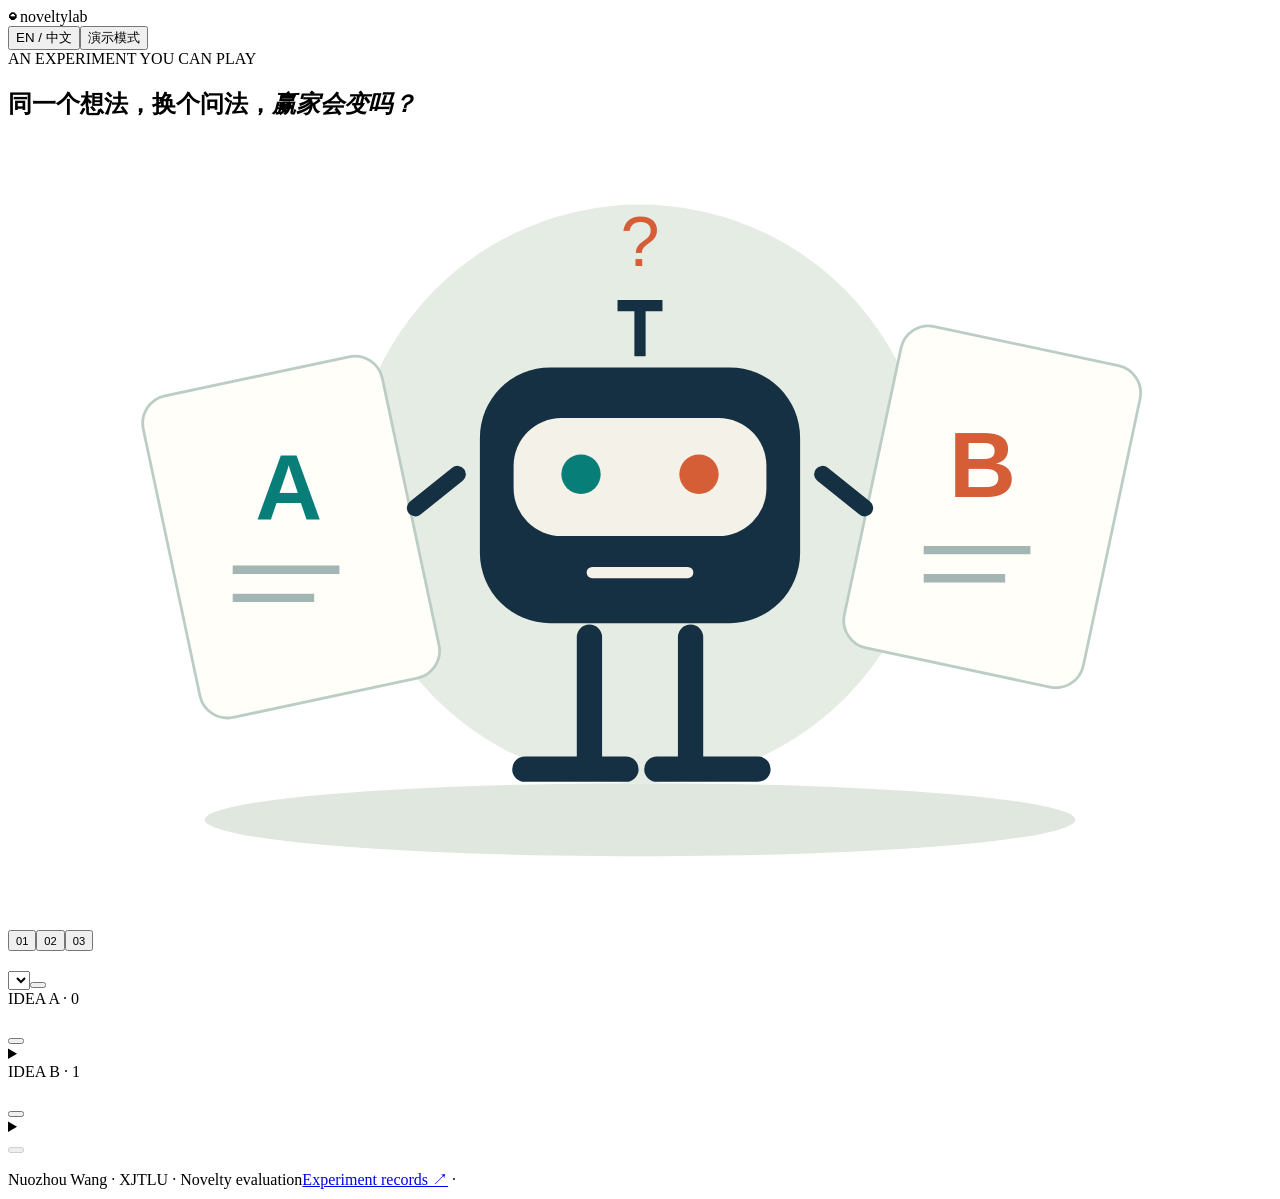
<file: demo/novelty-lab/src/shell.html>
<!doctype html><html lang="zh-CN"><head><meta charset="utf-8"><meta name="viewport" content="width=device-width,initial-scale=1"><meta name="description" content="Play the novelty judge, replay real DeepSeek votes, and explore the evaluation pipeline."><title>Novelty Lab · 新颖性评委实验室</title><style>__CSS__</style></head><body><header><div class="brand"><b>◒</b> novelty<span>lab</span></div><div class="actions"><button class="quiet" id="lang">EN / 中文</button><button class="quiet" id="present" data-zh="演示模式" data-en="Presentation mode">演示模式</button></div></header><main><section class="hero"><div><div class="eyebrow">AN EXPERIMENT YOU CAN PLAY</div><h1><span data-zh="同一个想法，换个问法，" data-en="Same ideas. New question.">同一个想法，换个问法，</span><em data-zh="赢家会变吗？" data-en="A different winner?">赢家会变吗？</em></h1><p class="lead" data-zh="当AI给出一堆研究想法，我们可能再请一个AI挑出最新颖的。先别急着相信它——来当一回评委。" data-en="An AI generates research ideas. Another chooses the most novel. Before trusting that reviewer, try being the judge yourself."></p></div><svg viewBox="0 0 450 280" aria-hidden="true"><ellipse cx="225" cy="242" rx="155" ry="13" fill="#e0e7df"/><circle cx="225" cy="126" r="103" fill="#e5ece4"/><g class="float"><rect x="57" y="83" width="87" height="117" rx="10" fill="#fffef9" stroke="#bccdc6" transform="rotate(-12 100 140)"/><text x="88" y="135" font-size="33" fill="#087e78" font-family="Arial" font-weight="bold">A</text><path d="M80 153h38m-38 10h29" stroke="#a4b6b4" stroke-width="3"/><rect x="307" y="72" width="87" height="117" rx="10" fill="#fffef9" stroke="#bccdc6" transform="rotate(12 350 130)"/><text x="335" y="127" font-size="33" fill="#d65e37" font-family="Arial" font-weight="bold">B</text><path d="M326 146h38m-38 10h29" stroke="#a4b6b4" stroke-width="3"/></g><path d="M225 77v-18m-8 0h16" stroke="#143042" stroke-width="4"/><rect x="168" y="81" width="114" height="91" rx="25" fill="#143042"/><rect x="180" y="99" width="90" height="42" rx="17" fill="#f4f1e8"/><circle cx="204" cy="119" r="7" fill="#087e78"/><circle cx="246" cy="119" r="7" fill="#d65e37"/><path d="M208 154h34" stroke="#f4f1e8" stroke-width="4" stroke-linecap="round"/><path d="M207 177v44m36-44v44m-59 3h36m11 0h36" stroke="#143042" stroke-width="9" stroke-linecap="round"/><path d="M160 119l-15 12m145-12 15 12" stroke="#143042" stroke-width="6" stroke-linecap="round"/><text x="225" y="45" font-family="Arial" font-size="25" fill="#d65e37" text-anchor="middle">?</text></svg></section><nav aria-label="Sections"><button class="active" data-tab="game" aria-selected="true"><small>01</small><span data-zh="你来当评委" data-en="Be the judge"></span></button><button data-tab="lab" aria-selected="false"><small>02</small><span data-zh="规则实验室" data-en="Rule laboratory"></span></button><button data-tab="flow" aria-selected="false"><small>03</small><span data-zh="会动的实验流程" data-en="The research flow"></span></button></nav>
<section id="game"><div class="head"><div><h2 data-zh="你觉得哪条研究想法更新颖？" data-en="Which research idea do you think is more novel?"></h2><p class="sub" data-zh="第1步：选你觉得更有原创性的想法。第2步：猜AI换问法后会不会改判。积分只看第2步。" data-en="Step1: choose the idea you find more original. Step2: predict what the AI does after rewording. Only step2 is scored."></p></div><div class="controls"><select id="case" aria-label="Case"></select><span id="score" class="counter"></span><button class="quiet" id="swap" data-zh="交换展示位置" data-en="Swap cards"></button></div></div><div class="pair" id="pair"><article class="idea" id="idea-a"><div class="letter">IDEA A · 0</div><h3 id="title-a"></h3><p class="brief" id="brief-a"></p><button class="choose" id="choose-a" data-zh="我认为A更新颖" data-en="I think A is more novel"></button><details><summary data-zh="模型收到的完整原文" data-en="Full original input"></summary><p class="full" id="full-a"></p></details></article><article class="idea" id="idea-b"><div class="letter">IDEA B · 1</div><h3 id="title-b"></h3><p class="brief" id="brief-b"></p><button class="choose" id="choose-b" data-zh="我认为B更新颖" data-en="I think B is more novel"></button><details><summary data-zh="模型收到的完整原文" data-en="Full original input"></summary><p class="full" id="full-b"></p></details></article></div><div class="game-action"><button class="primary" id="reveal" disabled data-zh="揭晓AI的第一轮选择" data-en="Reveal the first decision"></button><span class="hint" id="hint"></span></div><div class="result" id="result" hidden aria-live="polite"><div class="question" id="q3"></div><div class="row"><div class="verdict" id="v3"></div><div class="votes" id="votes3"></div></div><div class="predict" id="predict"><p data-zh="换成直接问“哪条新颖”，AI会怎样？" data-en="If we now ask directly which idea is novel, what happens?"></p><button class="guess" data-guess="same" data-zh="同一个赢家" data-en="Same winner"></button><button class="guess" data-guess="flip" data-zh="换一个赢家" data-en="Different winner"></button><button class="guess" data-guess="tie" data-zh="至少一轮平局" data-en="A tie in either round"></button></div><div id="second" hidden><div class="question" id="q4" style="margin-top:25px"></div><div class="row"><div class="verdict" id="v4"></div><div class="votes" id="votes4"></div></div><div id="bars"></div><div class="feedback" id="feedback"></div><p class="explain" id="explain"></p><div class="controls"><button class="quiet" id="next" data-zh="下一个真实案例 →" data-en="Next real case →"></button><button class="quiet" id="reset" data-zh="重玩本案例" data-en="Replay this case"></button></div></div></div><p class="note" data-zh="精选案例包含改判、不变和平局，不能估计总体翻转率。标签是继承的参考，尤其AI生成负例属于弱假设；稳定也不等于正确。" data-en="Selected cases include stable, changed and tied decisions, not a population flip-rate estimate. Inherited labels are imperfect, especially for generated negatives. Stability does not imply correctness."></p></section>
<section id="lab" hidden><div class="head"><div><h2 data-zh="只改一条规则，看看结果怎么变。" data-en="Change one rule. Inspect the result."></h2><p class="sub" data-zh="已经完成的真实实验数据，没有调用新模型。" data-en="Completed experiment data, without new model calls."></p></div></div><div class="lab-grid"><div class="settings"><button class="rule active" data-rule="prompt"><strong data-zh="换提问方式" data-en="Change the question"></strong><span data-zh="相同154对想法，不同提示词。" data-en="Same154 pairs, different instructions."></span></button><button class="rule" data-rule="votes"><strong data-zh="重复投票" data-en="Repeat the vote"></strong><span data-zh="每种顺序1票或3票。" data-en="One or three votes per order."></span></button><button class="rule" data-rule="format"><strong data-zh="换成研究计划" data-en="Use a research plan"></strong><span data-zh="摘要，或目标＋机制。" data-en="Abstract versus goal + mechanism."></span></button><button class="rule" data-rule="source"><strong data-zh="换想法生成器" data-en="Change the idea generator"></strong><span data-zh="DeepSeek评委不变。" data-en="DeepSeek remains the judge."></span></button></div><div class="lab-box"><div class="eyebrow" data-zh="已完成实验 · 真实数据" data-en="COMPLETED EXPERIMENT · REAL DATA"></div><div class="big" id="number"></div><div class="sub" id="number-label"></div><div class="chart" id="chart"></div><h3 id="takeaway"></h3><p class="explain" id="lab-explain"></p></div></div><p class="note" data-zh="纵轴：成对判决与基准的一致率，平局计0。P3预测评审判断，P4直接判断新颖性，框架与目标也有区别。" data-en="Pairwise agreement with benchmark labels; ties score zero. P3 predicts reviewers’ judgments, while P4 assesses novelty directly, so framing and target differ."></p></section>
<section id="flow" hidden><div class="head"><div><h2 data-zh="把研究过程连起来。" data-en="See how the research fits together."></h2><p class="sub" data-zh="点击节点，或者逐步播放。可下载SVG用于PPT。" data-en="Select a node or step through. Download SVG diagrams for slides."></p></div></div><div class="modes"><button class="active" data-flow="study" data-zh="原文受控实验" data-en="Controlled study"></button><button data-flow="application" data-zh="AI科研中用在哪里" data-en="Use in AI research"></button><button data-flow="future" data-zh="我的后续研究设想" data-en="My proposed study"></button></div><div class="flowbox" id="flowbox"></div><div class="flow-controls"><button class="primary" id="flow-next" data-zh="下一步" data-en="Next step"></button><button class="quiet" id="play" data-zh="自动播放" data-en="Auto play"></button><button class="quiet" id="flow-reset" data-zh="回到起点" data-en="Start again"></button><button class="quiet" id="download" data-zh="下载流程图SVG" data-en="Download SVG"></button><span id="step-count" class="counter"></span></div><p class="detail" id="detail" aria-live="polite"></p></section></main><footer><span>Nuozhou Wang · XJTLU · Novelty evaluation</span><span><a href="https://github.com/Viego051115/novelty-eval-replication" target="_blank" rel="noopener">Experiment records ↗</a> · <span data-zh="离线运行 · 无API费用" data-en="Runs offline · No API charges"></span></span></footer><script>const DATA=__DATA__;
__APP__
</script></body></html>
</file>
